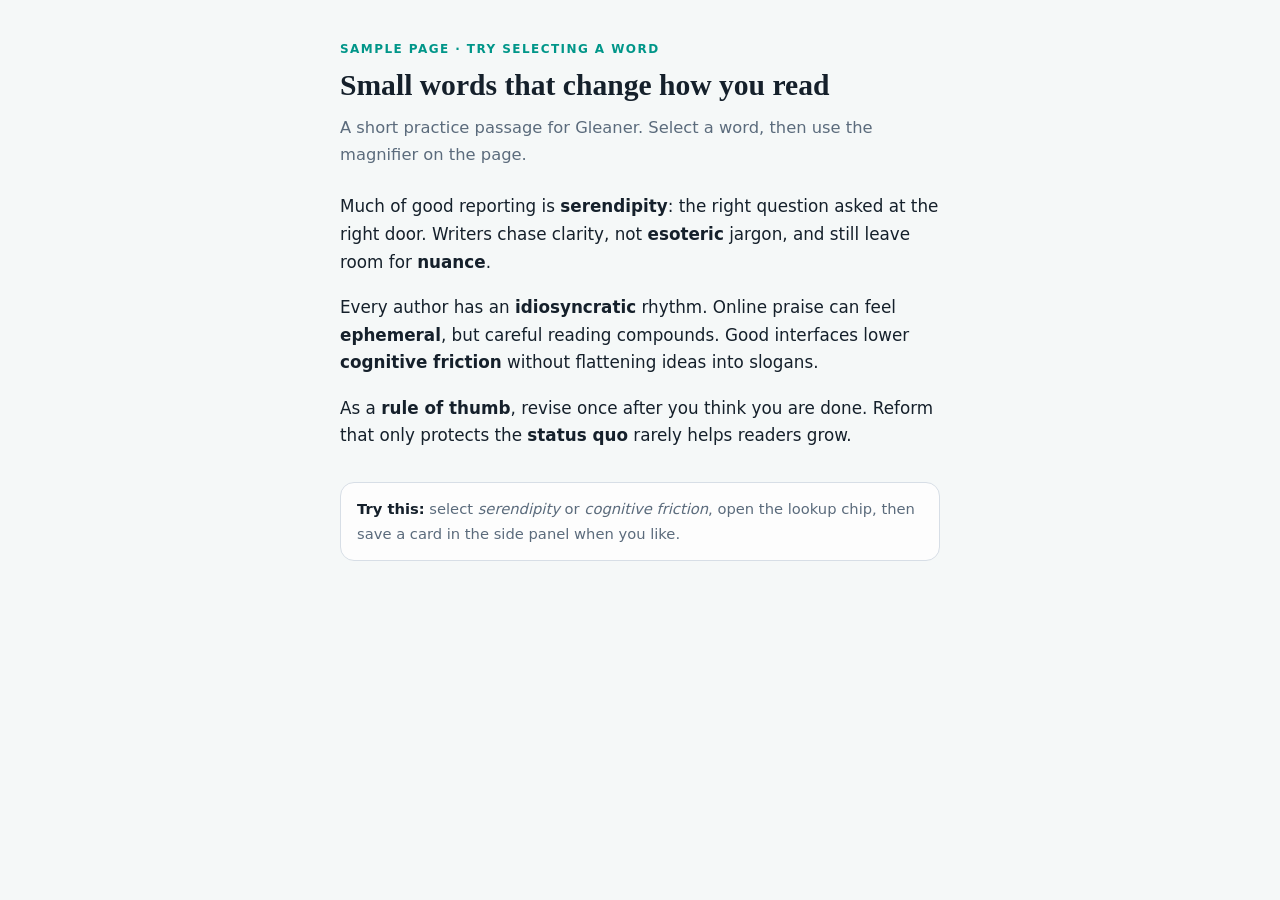
<file: onboarding-sample.html>
<!doctype html>
<html lang="en">
  <head>
    <meta charset="utf-8" />
    <meta name="viewport" content="width=device-width, initial-scale=1" />
    <title>Gleaner · Sample reading</title>
    <style>
      :root {
        color-scheme: light;
        --ink: #15202b;
        --mute: #5b6b7c;
        --paper: #f5f8f8;
        --teal: #009689;
        --line: #d7dee6;
      }
      * {
        box-sizing: border-box;
      }
      html,
      body {
        margin: 0;
        min-height: 100%;
        background: var(--paper);
      }
      body {
        font-family:
          "Segoe UI",
          "PingFang SC",
          "Microsoft YaHei",
          system-ui,
          sans-serif;
        color: var(--ink);
        line-height: 1.65;
      }
      body::before {
        content: "";
        position: fixed;
        inset: 0;
        z-index: -1;
        pointer-events: none;
        background: radial-gradient(
          ellipse 90% 55% at 50% -8%,
          rgba(0, 150, 137, 0.1),
          transparent 62%
        );
      }
      main {
        max-width: 40rem;
        margin: 0 auto;
        padding: 2.5rem 1.25rem 4rem;
      }
      .kicker {
        margin: 0 0 0.5rem;
        font-size: 0.75rem;
        font-weight: 700;
        letter-spacing: 0.12em;
        text-transform: uppercase;
        color: var(--teal);
      }
      h1 {
        margin: 0 0 0.75rem;
        font-family: Georgia, "Iowan Old Style", "Palatino Linotype", serif;
        font-size: 1.85rem;
        line-height: 1.2;
        font-weight: 650;
      }
      .lede {
        margin: 0 0 1.5rem;
        color: var(--mute);
        font-size: 1.02rem;
      }
      p {
        margin: 0 0 1.1rem;
        font-size: 1.05rem;
      }
      .hint {
        margin-top: 2rem;
        padding: 0.9rem 1rem;
        border-radius: 14px;
        background: rgba(255, 255, 255, 0.78);
        border: 1px solid var(--line);
        color: var(--mute);
        font-size: 0.92rem;
      }
      .hint strong {
        color: var(--ink);
        font-weight: 650;
      }
    </style>
  </head>
  <body>
    <main>
      <p class="kicker">Sample page · try selecting a word</p>
      <h1>Small words that change how you read</h1>
      <p class="lede">
        A short practice passage for Gleaner. Select a word, then use the
        magnifier on the page.
      </p>
      <p>
        Much of good reporting is
        <strong>serendipity</strong>: the right question asked at the right
        door. Writers chase clarity, not
        <strong>esoteric</strong> jargon, and still leave room for
        <strong>nuance</strong>.
      </p>
      <p>
        Every author has an
        <strong>idiosyncratic</strong> rhythm. Online praise can feel
        <strong>ephemeral</strong>, but careful reading compounds. Good
        interfaces lower <strong>cognitive friction</strong> without flattening
        ideas into slogans.
      </p>
      <p>
        As a <strong>rule of thumb</strong>, revise once after you think you are
        done. Reform that only protects the <strong>status quo</strong> rarely
        helps readers grow.
      </p>
      <p class="hint">
        <strong>Try this:</strong> select <em>serendipity</em> or
        <em>cognitive friction</em>, open the lookup chip, then save a card in
        the side panel when you like.
      </p>
    </main>
  </body>
</html>
</file>
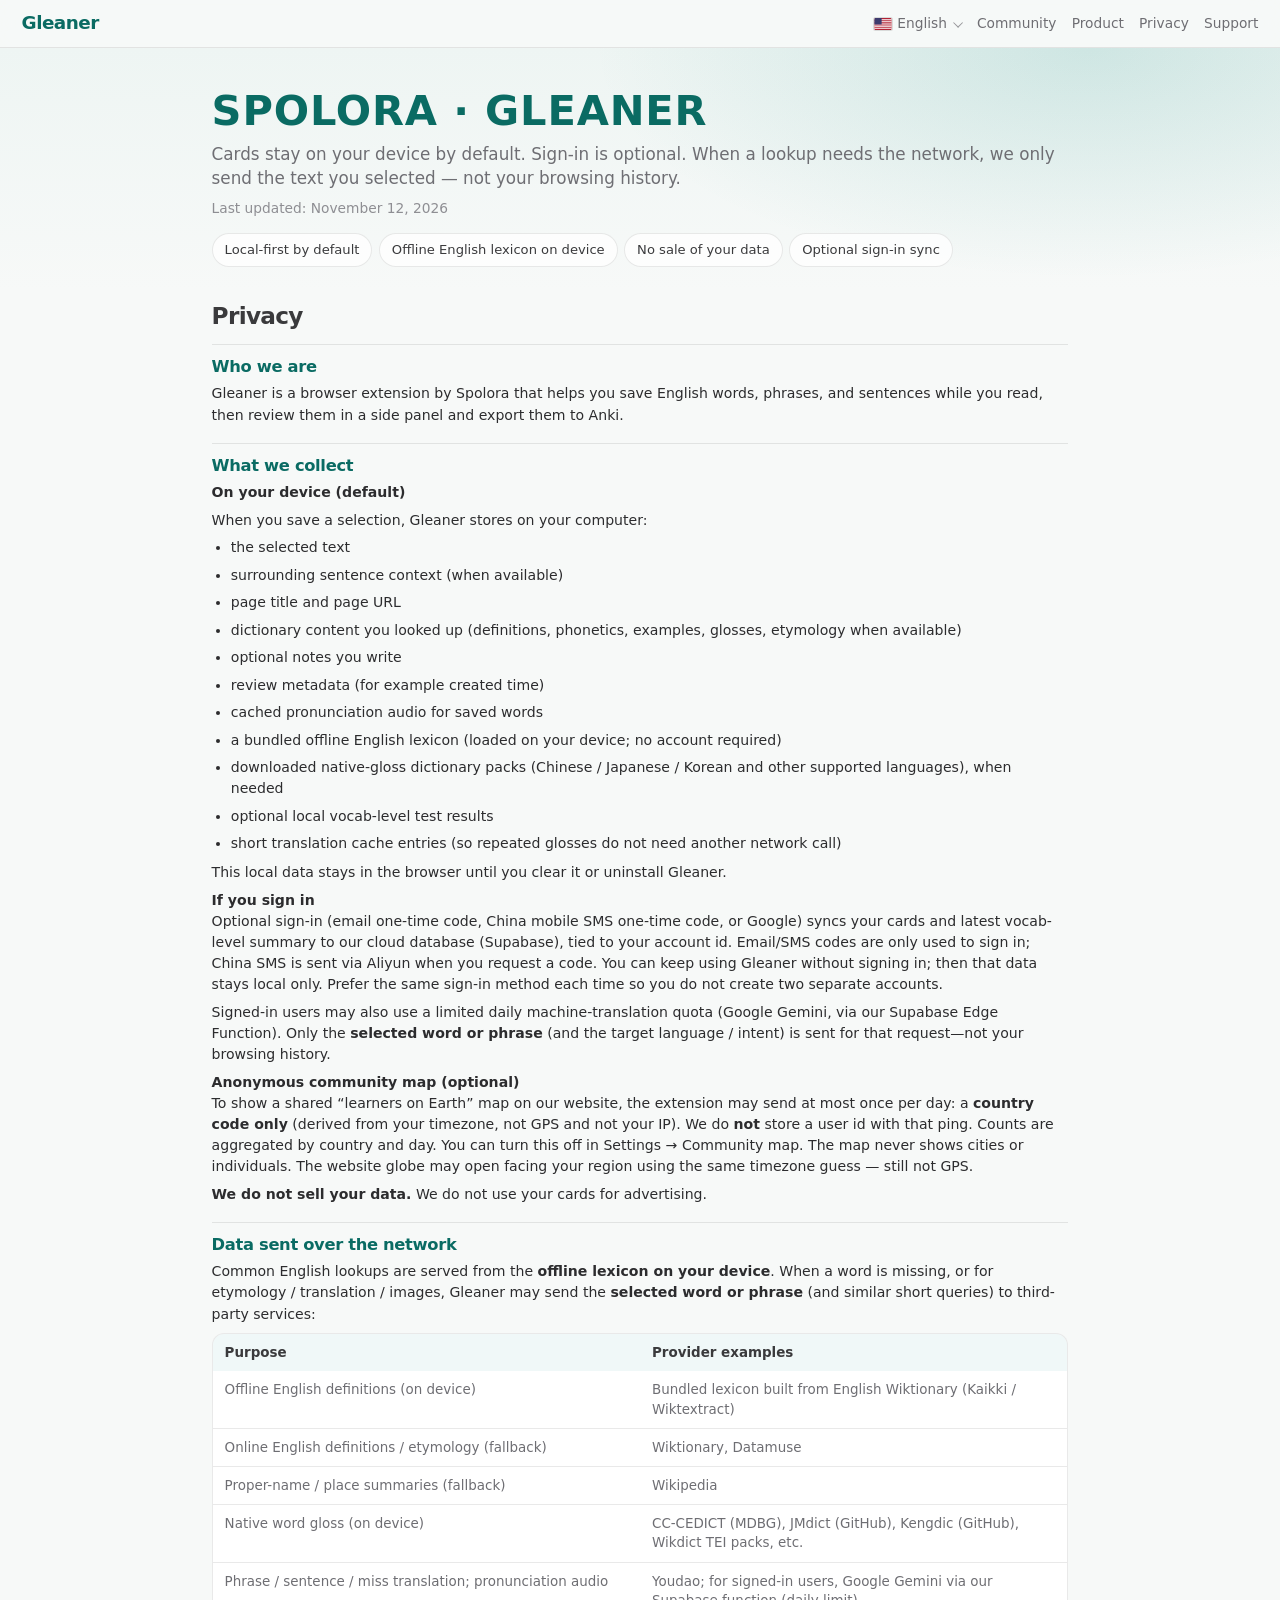
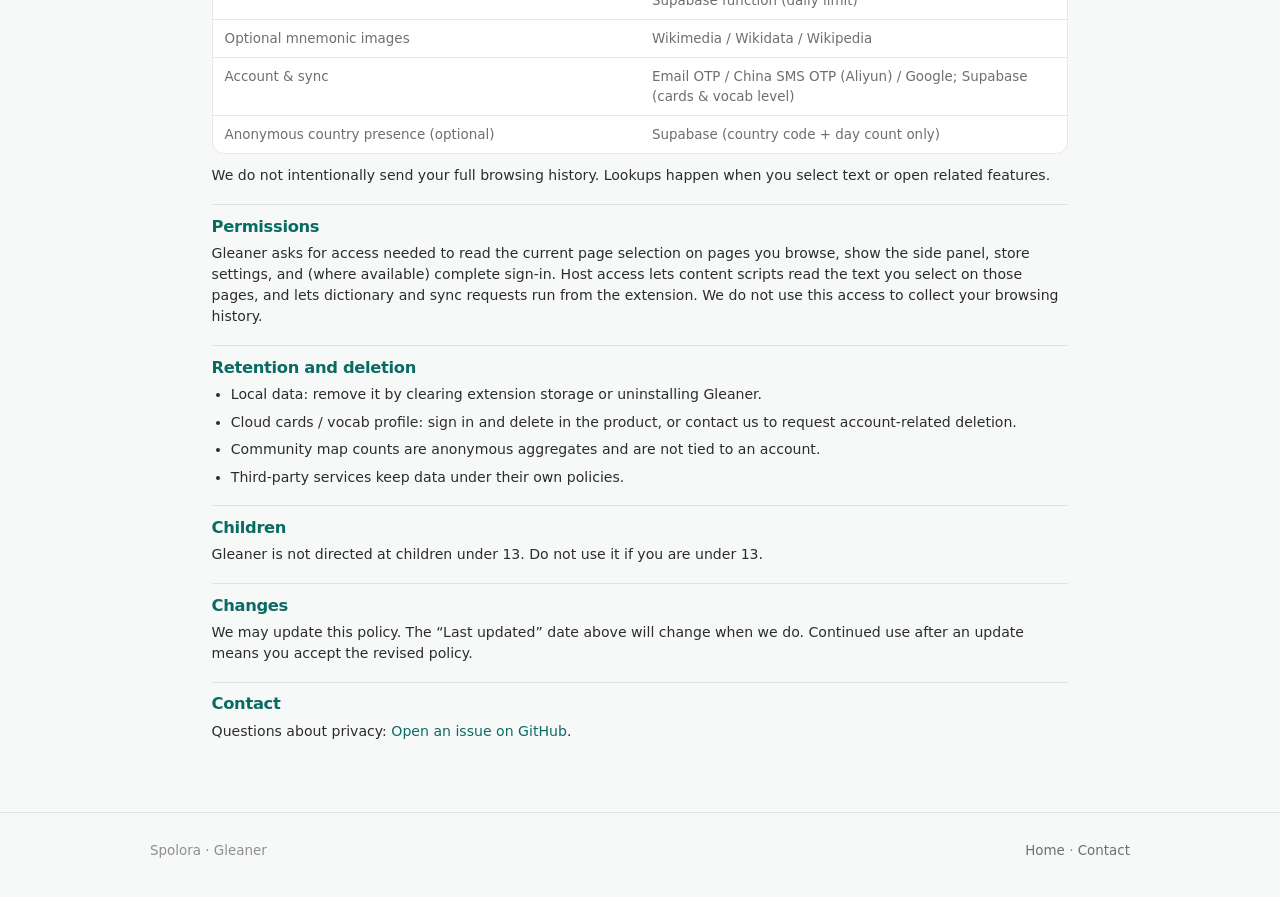
<file: privacy.html>
<!doctype html>
<html lang="en">
  <head>
    <meta charset="UTF-8" />
    <meta name="viewport" content="width=device-width, initial-scale=1" />
    <title>Gleaner Privacy Policy · 隐私政策</title>
    <meta
      name="description"
      content="Privacy Policy for the Gleaner browser extension by Spolora. Gleaner 浏览器扩展隐私政策"
    />
    <link rel="icon" href="icons/icon.svg" type="image/svg+xml" />
    <link rel="icon" href="icons/32.png" type="image/png" sizes="32x32" />
    <link rel="icon" href="icons/16.png" type="image/png" sizes="16x16" />
    <link rel="apple-touch-icon" href="icons/128.png" sizes="128x128" />
    <link rel="stylesheet" href="assets/site.css?v=31" />
    <script>
      (function () {
        try {
          var known = {
            en: 1,
            zh: 1,
            ja: 1,
            ko: 1,
            de: 1,
            fr: 1,
            es: 1,
            pt: 1,
            ar: 1,
            ru: 1,
          };
          var tags = {
            en: 'en',
            zh: 'zh-CN',
            ja: 'ja',
            ko: 'ko',
            de: 'de',
            fr: 'fr',
            es: 'es',
            pt: 'pt',
            ar: 'ar',
            ru: 'ru',
          };
          var prefixes = ['zh', 'ja', 'ko', 'de', 'fr', 'es', 'pt', 'ar', 'ru'];
          try {
            if (localStorage.getItem('gleaner.siteLang.detectV2') !== '1') {
              localStorage.setItem('gleaner.siteLang.detectV2', '1');
              localStorage.removeItem('gleaner.policyLang');
              var cur = localStorage.getItem('gleaner.siteLang');
              if (known[cur]) localStorage.setItem('gleaner.siteLang', 'auto');
            }
          } catch (eMig) {}
          var v = localStorage.getItem('gleaner.siteLang') || '';
          if (v !== 'auto' && !known[v]) {
            try {
              localStorage.removeItem('gleaner.policyLang');
            } catch (e2) {}
            v = 'auto';
          }
          function matchTag(tag) {
            var lower = String(tag || '').toLowerCase();
            var j;
            for (j = 0; j < prefixes.length; j++) {
              if (lower.indexOf(prefixes[j]) === 0) return prefixes[j];
            }
            return null;
          }
          function detect() {
            var hit = matchTag(navigator.language || '');
            if (hit) return hit;
            var langs = [];
            try {
              langs = Array.prototype.slice.call(navigator.languages || []);
            } catch (e3) {}
            var i;
            for (i = 0; i < langs.length; i++) {
              hit = matchTag(langs[i]);
              if (hit) return hit;
            }
            return 'en';
          }
          var lang = known[v] ? v : detect();
          document.documentElement.setAttribute('data-site-lang', lang);
          document.documentElement.setAttribute('data-policy-lang', lang);
          document.documentElement.lang = tags[lang] || 'en';
          document.documentElement.dir = lang === 'ar' ? 'rtl' : 'ltr';
        } catch (e) {}
      })();
    </script>
  </head>
  <body data-i18n-title="docTitlePrivacy">
    <nav class="nav" aria-label="Primary">
      <a class="nav-brand" href="./">Gleaner</a>
      <div class="nav-end">
        <div class="lang-controls" role="group" data-i18n-aria="langGroup">
          <div class="lang-switch" data-lang-switch role="group"></div>
        </div>
        <div class="nav-links">
          <a href="./#community" data-i18n="navCommunity">Community</a>
          <a href="./#product" data-i18n="navProduct">Product</a>
          <a href="./privacy.html" aria-current="page" data-i18n="navPrivacy">Privacy</a>
          <a href="https://github.com/Spolora/gleaner-site/issues" data-i18n="navSupport"
            >Support</a
          >
        </div>
      </div>
    </nav>

    <header class="policy-hero">
      <div class="policy-hero-inner">
        <p class="policy-kicker" data-i18n="policyKicker">Spolora · Gleaner</p>
        <p class="policy-lead" data-i18n="policyLead">
          Cards stay on your device by default. Sign-in is optional. When a lookup
          needs the network, we only send the text you selected — not your browsing
          history.
        </p>
        <p class="policy-meta" data-i18n="policyMeta">
          Last updated: November 12, 2026
        </p>
        <ul class="policy-summary">
          <li data-i18n="policySum1">Local-first by default</li>
          <li data-i18n="policySum2">Offline English lexicon on device</li>
          <li data-i18n="policySum3">No sale of your data</li>
          <li data-i18n="policySum4">Optional sign-in sync</li>
        </ul>
      </div>
    </header>

    <main class="policy">
      <section id="en" class="policy-panel" lang="en" data-policy-panel="en" role="tabpanel" hidden>
        <h2>Privacy</h2>

        <h3>Who we are</h3>
        <p>
          Gleaner is a browser extension by Spolora that helps you save English words, phrases, and
          sentences while you read, then review them in a side panel and export them to Anki.
        </p>

        <h3>What we collect</h3>
        <p><strong>On your device (default)</strong></p>
        <p>When you save a selection, Gleaner stores on your computer:</p>
        <ul>
          <li>the selected text</li>
          <li>surrounding sentence context (when available)</li>
          <li>page title and page URL</li>
          <li>
            dictionary content you looked up (definitions, phonetics, examples, glosses, etymology
            when available)
          </li>
          <li>optional notes you write</li>
          <li>review metadata (for example created time)</li>
          <li>cached pronunciation audio for saved words</li>
          <li>a bundled offline English lexicon (loaded on your device; no account required)</li>
          <li>
            downloaded native-gloss dictionary packs (Chinese / Japanese / Korean and other
            supported languages), when needed
          </li>
          <li>optional local vocab-level test results</li>
          <li>
            short translation cache entries (so repeated glosses do not need another network call)
          </li>
        </ul>
        <p>
          This local data stays in the browser until you clear it or uninstall Gleaner.
        </p>
        <p>
          <strong>If you sign in</strong><br />
          Optional sign-in (email one-time code, China mobile SMS one-time code, or Google) syncs
          your cards and latest vocab-level summary to our cloud database (Supabase), tied to your
          account id. Email/SMS codes are only used to sign in; China SMS is sent via Aliyun when
          you request a code. You can keep using Gleaner without signing in; then that data stays
          local only. Prefer the same sign-in method each time so you do not create two separate
          accounts.
        </p>
        <p>
          Signed-in users may also use a limited daily machine-translation quota (Google Gemini,
          via our Supabase Edge Function). Only the <strong>selected word or phrase</strong> (and
          the target language / intent) is sent for that request—not your browsing history.
        </p>
        <p>
          <strong>Anonymous community map (optional)</strong><br />
          To show a shared “learners on Earth” map on our website, the extension may send at most
          once per day: a <strong>country code only</strong> (derived from your timezone, not GPS
          and not your IP). We do <strong>not</strong> store a user id with that ping. Counts are
          aggregated by country and day. You can turn this off in Settings → Community map. The map
          never shows cities or individuals. The website globe may open facing your region using the
          same timezone guess — still not GPS.
        </p>
        <p>
          <strong>We do not sell your data.</strong> We do not use your cards for advertising.
        </p>

        <h3>Data sent over the network</h3>
        <p>
          Common English lookups are served from the <strong>offline lexicon on your device</strong>.
          When a word is missing, or for etymology / translation / images, Gleaner may send the
          <strong>selected word or phrase</strong> (and similar short queries) to third-party
          services:
        </p>
        <table>
          <thead>
            <tr>
              <th>Purpose</th>
              <th>Provider examples</th>
            </tr>
          </thead>
          <tbody>
            <tr>
              <td>Offline English definitions (on device)</td>
              <td>Bundled lexicon built from English Wiktionary (Kaikki / Wiktextract)</td>
            </tr>
            <tr>
              <td>Online English definitions / etymology (fallback)</td>
              <td>Wiktionary, Datamuse</td>
            </tr>
            <tr>
              <td>Proper-name / place summaries (fallback)</td>
              <td>Wikipedia</td>
            </tr>
            <tr>
              <td>Native word gloss (on device)</td>
              <td>CC-CEDICT (MDBG), JMdict (GitHub), Kengdic (GitHub), Wikdict TEI packs, etc.</td>
            </tr>
            <tr>
              <td>Phrase / sentence / miss translation; pronunciation audio</td>
              <td>
                Youdao; for signed-in users, Google Gemini via our Supabase function (daily limit)
              </td>
            </tr>
            <tr>
              <td>Optional mnemonic images</td>
              <td>Wikimedia / Wikidata / Wikipedia</td>
            </tr>
            <tr>
              <td>Account &amp; sync</td>
              <td>
                Email OTP / China SMS OTP (Aliyun) / Google; Supabase (cards &amp; vocab level)
              </td>
            </tr>
            <tr>
              <td>Anonymous country presence (optional)</td>
              <td>Supabase (country code + day count only)</td>
            </tr>
          </tbody>
        </table>
        <p>
          We do not intentionally send your full browsing history. Lookups happen when you select
          text or open related features.
        </p>

        <h3>Permissions</h3>
        <p>
          Gleaner asks for access needed to read the current page selection on pages you browse,
          show the side panel, store settings, and (where available) complete sign-in. Host access
          lets content scripts read the text you select on those pages, and lets dictionary and sync
          requests run from the extension. We do not use this access to collect your browsing
          history.
        </p>

        <h3>Retention and deletion</h3>
        <ul>
          <li>
            Local data: remove it by clearing extension storage or uninstalling Gleaner.
          </li>
          <li>
            Cloud cards / vocab profile: sign in and delete in the product, or contact us to request
            account-related deletion.
          </li>
          <li>
            Community map counts are anonymous aggregates and are not tied to an account.
          </li>
          <li>Third-party services keep data under their own policies.</li>
        </ul>

        <h3>Children</h3>
        <p>Gleaner is not directed at children under 13. Do not use it if you are under 13.</p>

        <h3>Changes</h3>
        <p>
          We may update this policy. The “Last updated” date above will change when we do. Continued
          use after an update means you accept the revised policy.
        </p>

        <h3>Contact</h3>
        <p>
          Questions about privacy:
          <a href="https://github.com/Spolora/gleaner-site/issues">Open an issue on GitHub</a>.
        </p>
      </section>

      <section id="zh" class="policy-panel" lang="zh-CN" data-policy-panel="zh" role="tabpanel" hidden>
        <h2>隐私</h2>

        <h3>我们是谁</h3>
        <p>
          Gleaner 是 Spolora 推出的浏览器扩展：你在阅读时划选英文单词、短语或句子并收藏，在侧边栏复习，并可导出到
          Anki
        </p>

        <h3>我们收集什么</h3>
        <p><strong>默认仅保存在本机</strong></p>
        <p>当你收藏内容时，Gleaner 会在你的电脑/浏览器中保存：</p>
        <ul>
          <li>划选的文本</li>
          <li>上下文句子（如能提取）</li>
          <li>页面标题与网址</li>
          <li>查阅到的词典信息（释义、音标、例句、母语释义、词源等）</li>
          <li>你填写的笔记</li>
          <li>复习相关时间信息</li>
          <li>已收藏单词的发音缓存</li>
          <li>随扩展附带的离线英语词库（在本机加载，无需登录）</li>
          <li>按需下载的母语词典包（中文 / 日文 / 韩文及其他已支持语言）</li>
          <li>可选的词汇水平测试结果（本机）</li>
          <li>简短的翻译缓存（避免重复请求）</li>
        </ul>
        <p>在你清空扩展数据或卸载之前，这些内容留在本机</p>
        <p>
          <strong>如果你选择登录</strong><br />
          可选登录（邮箱验证码、中国大陆手机号短信验证码，或 Google）会把卡片与最近一次词汇水平摘要同步到我们的云端数据库（Supabase），并与账号
          ID 关联；验证码仅用于登录；短信经阿里云发送；不登录也可以正常使用，这些内容只留在本机；请尽量固定同一种登录方式，以免产生两个账号
        </p>
        <p>
          登录用户还可使用有限的每日机翻额度（Google Gemini，经由我们的 Supabase Edge Function）；此类请求仅发送<strong>你划选的词或短语</strong>（以及目标语言 / 用途），不会上传浏览历史
        </p>
        <p>
          <strong>匿名社区地图（可选）</strong><br />
          为在官网展示「地球上的学习者」地图，扩展最多每天发送一次：仅<strong>国家代码</strong>（由时区粗略推断，不是
          GPS，也不使用你的 IP）；我们<strong>不会</strong>把用户 ID 与该心跳一起存储；按国家与日期聚合计数；可在设置中关闭「社区地图」；地图不会显示城市或个人；官网地球也可能按同一时区猜测转到你所在地区——同样不是
          GPS
        </p>
        <p><strong>我们不出售你的数据，也不把卡片用于广告</strong></p>

        <h3>会发到网络上的内容</h3>
        <p>
          常见英文释义优先使用<strong>本机离线词库</strong>；词库未收录，或需要词源 / 翻译 / 配图时，扩展可能把<strong>你划选的词或短语</strong>（及类似短查询）发送给第三方服务：
        </p>
        <table>
          <thead>
            <tr>
              <th>用途</th>
              <th>服务示例</th>
            </tr>
          </thead>
          <tbody>
            <tr>
              <td>离线英文释义（本机）</td>
              <td>随包装载的英语维基词典精简词库（Kaikki / Wiktextract）</td>
            </tr>
            <tr>
              <td>在线英文释义 / 词源（兜底）</td>
              <td>Wiktionary、Datamuse</td>
            </tr>
            <tr>
              <td>人名 / 地名摘要（兜底）</td>
              <td>维基百科</td>
            </tr>
            <tr>
              <td>单词母语释义（本机）</td>
              <td>CC-CEDICT（MDBG）、JMdict（GitHub）、Kengdic（GitHub）、Wikdict 等</td>
            </tr>
            <tr>
              <td>短语 / 句子 / 未收录词翻译；发音音频</td>
              <td>有道；登录用户可通过我们的后端使用 Google Gemini（有每日上限）</td>
            </tr>
            <tr>
              <td>可选助记图片</td>
              <td>Wikimedia / Wikidata / Wikipedia</td>
            </tr>
            <tr>
              <td>账号与同步</td>
              <td>邮箱验证码 / 中国大陆短信验证码（阿里云）/ Google；Supabase（卡片与词汇水平）</td>
            </tr>
            <tr>
              <td>匿名国家活跃（可选）</td>
              <td>Supabase（仅国家码 + 日计数）</td>
            </tr>
          </tbody>
        </table>
        <p>我们不会故意上传你的完整浏览历史；请求发生在你划词或使用相关功能时</p>

        <h3>权限说明</h3>
        <p>
          扩展需要在你浏览的网页上读取当前选中文本、打开侧边栏、保存设置，并在支持的浏览器中完成登录；主机访问权限用于在这些页面上运行划词脚本，以及发起词典查询与同步请求。我们不会用该权限收集你的浏览历史
        </p>

        <h3>保存与删除</h3>
        <ul>
          <li>本机数据：清空扩展存储，或卸载 Gleaner</li>
          <li>云端卡片 / 词汇水平：登录后在产品内删除，或联系我们处理账号相关删除</li>
          <li>社区地图计数为匿名聚合，不绑定账号</li>
          <li>第三方服务按其各自政策处理数据</li>
        </ul>

        <h3>儿童</h3>
        <p>本产品不面向 13 岁以下儿童；未满 13 岁请勿使用</p>

        <h3>变更</h3>
        <p>
          我们可能更新本政策，并以文首“更新日期”为准；更新后继续使用即视为接受修订内容
        </p>

        <h3>联系我们</h3>
        <p>
          隐私相关问题：请在
          <a href="https://github.com/Spolora/gleaner-site/issues">GitHub Issues</a>
          留言
        </p>
      </section>
    </main>

    <footer class="footer">
      <div class="footer-inner">
        <span>Spolora · Gleaner</span>
        <span>
          <a href="./" data-i18n="navHome">Home</a>
          ·
          <a href="https://github.com/Spolora/gleaner-site/issues" data-i18n="navContact"
            >Contact</a
          >
        </span>
      </div>
    </footer>

    <script src="./assets/policy-bodies.js?v=2"></script>
    <script src="./assets/i18n.js?v=15"></script>
  </body>
</html>
</file>
<file: assets/site.css>
@import url("https://fonts.googleapis.com/css2?family=Great+Vibes&family=Noto+Naskh+Arabic:wght@400;600;700&family=Noto+Sans+Arabic:wght@400;500;600;700&family=Noto+Sans+JP:wght@400;500;600;700&family=Noto+Sans+KR:wght@400;500;600;700&family=Playfair+Display:wght@600;700&display=swap");

:root {
  color-scheme: light;
  --ink: #2c2c2e;
  --ink-soft: #3a3a3c;
  --soft: #6e6e73;
  --mute: #8e8e93;
  --line: rgba(44, 44, 46, 0.1);
  --bg: #f7f9f8;
  --panel: #ffffff;
  --teal: #0d8a80;
  --teal-deep: #0a6b63;
  --teal-soft: rgba(13, 138, 128, 0.12);
  --sand: #f3eee6;
  --amber: #c27a2d;
  --shadow: 0 16px 40px rgba(44, 44, 46, 0.07);
  --serif: "SF Pro Display", "Segoe UI Variable Display", "PingFang SC",
    "Helvetica Neue", system-ui, sans-serif;
  --sans: "SF Pro Text", "Segoe UI Variable Text", "PingFang SC", "Microsoft YaHei",
    "Helvetica Neue", system-ui, sans-serif;
  --script: "Great Vibes", "Segoe Script", cursive;
  --display: "Playfair Display", Georgia, "Times New Roman", serif;
}

/* Hangul doesn't use the Latin display stack — Noto Sans KR reads cleaner than Malgun Gothic. */
html[data-site-lang='ko'] {
  --serif: "Noto Sans KR", "Apple SD Gothic Neo", "Malgun Gothic", sans-serif;
  --sans: "Noto Sans KR", "Apple SD Gothic Neo", "Malgun Gothic", sans-serif;
  --display: "Noto Sans KR", "Apple SD Gothic Neo", "Malgun Gothic", sans-serif;
}

html[data-site-lang='ko'] body {
  font-weight: 400;
  letter-spacing: -0.01em;
  word-break: keep-all;
  line-height: 1.55;
}

/* Prefer Japanese glyph variants over Chinese fallbacks for shared kanji. */
html[data-site-lang='ja'] {
  --serif: "Noto Sans JP", "Hiragino Sans", "Hiragino Kaku Gothic ProN",
    "Yu Gothic", "Yu Gothic UI", Meiryo, sans-serif;
  --sans: "Noto Sans JP", "Hiragino Sans", "Hiragino Kaku Gothic ProN",
    "Yu Gothic", "Yu Gothic UI", Meiryo, sans-serif;
  --display: "Noto Sans JP", "Hiragino Sans", "Hiragino Kaku Gothic ProN",
    "Yu Gothic", Meiryo, sans-serif;
}

html[data-site-lang='ja'] body {
  font-weight: 400;
  letter-spacing: 0.01em;
  line-height: 1.6;
}

html[data-site-lang='ar'] {
  --serif: "Noto Naskh Arabic", "Noto Sans Arabic", Tahoma, "Segoe UI", sans-serif;
  --sans: "Noto Sans Arabic", "Segoe UI", Tahoma, sans-serif;
  --display: "Noto Naskh Arabic", "Noto Sans Arabic", Tahoma, sans-serif;
}

html[dir='rtl'] .hero-title {
  white-space: normal;
}

bdi {
  unicode-bidi: isolate;
}

* {
  box-sizing: border-box;
}

html {
  scroll-behavior: smooth;
}

body {
  margin: 0;
  font-family: var(--sans);
  color: var(--ink);
  background: var(--bg);
  line-height: 1.45;
  -webkit-font-smoothing: antialiased;
}

/* Chinese UI reads denser; nudge base size down slightly. */
html[data-site-lang='zh'] body {
  font-size: 0.94rem;
}


a {
  color: var(--teal-deep);
  text-decoration: none;
}

a:hover {
  text-decoration: underline;
}

.nav {
  position: sticky;
  top: 0;
  z-index: 20;
  display: flex;
  align-items: center;
  justify-content: space-between;
  gap: 1rem;
  padding: 0.65rem 1.35rem;
  backdrop-filter: saturate(180%) blur(16px);
  background: rgba(247, 249, 248, 0.78);
  border-bottom: 1px solid var(--line);
}

.nav-brand {
  font-family: var(--serif);
  font-size: 1.15rem;
  font-weight: 600;
  letter-spacing: -0.03em;
  color: var(--teal-deep);
  text-decoration: none;
}

.nav-end {
  display: flex;
  flex-wrap: wrap;
  align-items: center;
  justify-content: flex-end;
  gap: 0.75rem 1rem;
}

.nav-links {
  display: flex;
  flex-wrap: wrap;
  gap: 0.95rem;
  font-size: 0.86rem;
  color: var(--soft);
}

.lang-controls {
  display: inline-flex;
  align-items: center;
  position: relative;
  z-index: 30;
}

.lang-switch {
  position: relative;
  display: inline-flex;
  align-items: center;
}

.lang-trigger {
  appearance: none;
  display: inline-flex;
  align-items: center;
  gap: 0.4rem;
  margin: 0;
  padding: 0;
  border: 0;
  border-radius: 0;
  background: transparent;
  color: var(--soft);
  font: inherit;
  font-size: 0.86rem;
  font-weight: 500;
  line-height: 1.2;
  cursor: pointer;
  transition: color 0.15s ease;
}

.lang-trigger:hover,
.lang-switch.is-open .lang-trigger {
  color: var(--teal-deep);
  background: transparent;
}

.lang-current {
  display: inline-flex;
  align-items: center;
  gap: 0.35rem;
}

.lang-caret {
  width: 0.42rem;
  height: 0.42rem;
  margin-inline-start: 0.05rem;
  border-inline-end: 1.5px solid currentColor;
  border-bottom: 1.5px solid currentColor;
  transform: rotate(45deg) translateY(-1px);
  opacity: 0.7;
  transition: transform 0.15s ease;
}

.lang-switch.is-open .lang-caret {
  transform: rotate(225deg) translateY(-1px);
}

.lang-menu {
  position: absolute;
  top: calc(100% + 0.4rem);
  inset-inline-end: 0;
  min-width: 10.5rem;
  max-height: min(70vh, 22rem);
  overflow: auto;
  padding: 0.35rem;
  border: 1px solid var(--line);
  border-radius: 12px;
  background: rgba(255, 255, 255, 0.97);
  box-shadow: 0 12px 32px rgba(20, 40, 36, 0.12);
  display: none;
}

.lang-switch.is-open .lang-menu {
  display: grid;
  gap: 0.1rem;
}

.lang-option {
  appearance: none;
  display: flex;
  align-items: center;
  gap: 0.45rem;
  width: 100%;
  margin: 0;
  padding: 0.45rem 0.55rem;
  border: 0;
  border-radius: 8px;
  background: transparent;
  color: var(--ink-soft);
  font: inherit;
  font-size: 0.8rem;
  font-weight: 540;
  text-align: start;
  cursor: pointer;
}

.lang-option:hover {
  background: rgba(13, 138, 128, 0.08);
  color: var(--teal-deep);
}

.lang-option.is-active {
  background: rgba(13, 138, 128, 0.12);
  color: var(--teal-deep);
}

.lang-flag {
  display: inline-flex;
  width: 18px;
  height: 12px;
  flex-shrink: 0;
  overflow: hidden;
  border-radius: 1.5px;
  box-shadow: 0 0 0 1px rgba(0, 0, 0, 0.12);
}

.lang-flag svg {
  display: block;
  width: 18px;
  height: 12px;
}

.lang-name {
  white-space: nowrap;
}

@media (max-width: 720px) {
  .nav {
    align-items: flex-start;
  }

  .nav-end {
    width: 100%;
    justify-content: flex-start;
  }
}

.nav-links a {
  color: inherit;
  text-decoration: none;
}

.nav-links a:hover {
  color: var(--teal-deep);
}

.hero {
  position: relative;
  min-height: 0;
  display: flex;
  flex-direction: column;
  justify-content: flex-end;
  padding: clamp(1.25rem, 3.5vw, 2.25rem) 1.35rem clamp(1.35rem, 3vw, 1.85rem);
  overflow: hidden;
  background:
    radial-gradient(1000px 560px at 78% 8%, rgba(13, 138, 128, 0.18), transparent 55%),
    radial-gradient(720px 420px at 8% 85%, rgba(194, 122, 45, 0.08), transparent 50%),
    linear-gradient(180deg, #eef5f3 0%, #f7f9f8 52%, #ffffff 100%);
}

.hero::after {
  content: "";
  position: absolute;
  inset: 0;
  background-image: linear-gradient(
    to bottom,
    transparent 0%,
    transparent 68%,
    rgba(247, 249, 248, 0.5) 100%
  );
  pointer-events: none;
}

.hero-inner {
  position: relative;
  z-index: 1;
  max-width: 980px;
  margin: 0 auto;
  width: 100%;
  animation: rise 0.9s cubic-bezier(0.22, 1, 0.36, 1) both;
}

.hero-brand {
  margin: 0;
  font-family: var(--serif);
  font-size: clamp(2.6rem, 7vw, 4.6rem);
  font-weight: 600;
  letter-spacing: -0.05em;
  line-height: 0.95;
  color: var(--teal-deep);
}

.hero-title {
  margin: 0.65rem 0 0;
  max-width: none;
  font-family: var(--serif);
  font-size: clamp(1.15rem, 2.4vw, 1.55rem);
  font-weight: 560;
  letter-spacing: -0.03em;
  line-height: 1.25;
  color: var(--ink-soft);
  white-space: nowrap;
}

@media (max-width: 720px) {
  .hero-title {
    white-space: normal;
    font-size: clamp(1.1rem, 4.6vw, 1.35rem);
  }
}

.hero-lead {
  margin: 0.75rem 0 0;
  max-width: 34rem;
  color: var(--soft);
  font-size: 1.02rem;
}

.hero-cta {
  display: flex;
  flex-wrap: wrap;
  gap: 0.65rem;
  margin-top: 1.25rem;
}

.btn {
  display: inline-flex;
  align-items: center;
  justify-content: center;
  border-radius: 980px;
  padding: 0.68rem 1.2rem;
  font-size: 0.9rem;
  font-weight: 560;
  border: 1.5px solid transparent;
  cursor: pointer;
  transition: transform 0.2s ease, background 0.2s ease, color 0.2s ease,
    border-color 0.2s ease, box-shadow 0.2s ease;
  text-decoration: none;
}

.btn:hover {
  text-decoration: none;
  transform: translateY(-1px);
}

.btn-primary {
  background: var(--teal);
  color: #fff;
  border-color: var(--teal);
}

.btn-primary:hover {
  background: var(--teal-deep);
  border-color: var(--teal-deep);
  color: #fff;
  box-shadow: 0 8px 20px rgba(13, 138, 128, 0.22);
}

.btn-ghost {
  background: transparent;
  color: var(--teal-deep);
  border-color: rgba(10, 107, 99, 0.55);
}

.btn-ghost:hover {
  background: var(--teal-soft);
  border-color: var(--teal-deep);
  color: var(--teal-deep);
}

.section {
  padding: clamp(2.4rem, 5.5vw, 4rem) 1.35rem;
}

.section-inner {
  max-width: 980px;
  margin: 0 auto;
}

.section h2 {
  margin: 0;
  font-family: var(--serif);
  /* Match hero title size (product page hierarchy). */
  font-size: clamp(1.15rem, 2.4vw, 1.55rem);
  font-weight: 560;
  letter-spacing: -0.03em;
  line-height: 1.25;
  color: var(--ink-soft);
}

@media (max-width: 640px) {
  .section h2 {
    font-size: clamp(1.1rem, 4.6vw, 1.35rem);
  }
}

.section .lead {
  margin: 0.55rem 0 0;
  max-width: 38rem;
  color: var(--soft);
  font-size: 0.98rem;
}

.features {
  display: grid;
  gap: 0.85rem;
  margin-top: 1.6rem;
}

@media (min-width: 800px) {
  .features {
    grid-template-columns: repeat(3, 1fr);
  }
}

.feature {
  padding: 1rem 0 0;
  border-top: 1px solid var(--line);
  animation: rise 0.8s cubic-bezier(0.22, 1, 0.36, 1) both;
}

.feature:nth-child(2) {
  animation-delay: 0.08s;
}

.feature:nth-child(3) {
  animation-delay: 0.16s;
}

.feature h3 {
  margin: 0;
  font-size: 1.05rem;
  letter-spacing: -0.02em;
  color: var(--teal-deep);
}

.feature p {
  margin: 0.35rem 0 0;
  color: var(--soft);
  font-size: 0.92rem;
}

.community {
  background: linear-gradient(180deg, #eef4f3 0%, #f5f5f7 100%);
}

.map-shell {
  margin-top: 1.35rem;
  padding: 1rem 0.9rem 0.85rem;
  border-radius: 24px;
  background: var(--panel);
  box-shadow: var(--shadow);
  animation: fade 1.1s ease both;
}

.map-meta {
  display: flex;
  flex-wrap: wrap;
  align-items: baseline;
  justify-content: space-between;
  gap: 0.55rem 1.25rem;
  margin-bottom: 0.55rem;
  padding: 0 0.25rem;
}

.map-stat {
  font-family: var(--serif);
  font-size: clamp(0.86rem, 1.5vw, 1rem);
  font-weight: 560;
  letter-spacing: -0.02em;
  color: var(--ink-soft);
}

.map-stat span {
  color: var(--mute);
  font-size: 0.72rem;
  font-weight: 500;
  letter-spacing: 0;
}

.map-note {
  margin: 0;
  max-width: 34rem;
  color: var(--mute);
  font-size: 0.8rem;
  line-height: 1.4;
}

.map-toolbar {
  display: flex;
  flex-wrap: wrap;
  align-items: center;
  justify-content: space-between;
  gap: 0.65rem 1rem;
  margin: 0.2rem 0 0.7rem;
  padding: 0 0.15rem;
}

.map-modes {
  display: inline-flex;
  padding: 2px;
  border-radius: 980px;
  background: var(--teal-soft);
}

.map-mode {
  border: 0;
  border-radius: 980px;
  padding: 0.26rem 0.62rem;
  font: inherit;
  font-size: 0.7rem;
  font-weight: 560;
  color: var(--soft);
  background: transparent;
  cursor: pointer;
  transition: background 0.2s ease, color 0.2s ease;
}

.map-mode:hover {
  color: var(--teal-deep);
}

.map-mode.is-active {
  background: #fff;
  color: var(--teal-deep);
  box-shadow: 0 1px 3px rgba(13, 138, 128, 0.12);
}

.map-legend {
  display: inline-flex;
  align-items: center;
  gap: 0.4rem;
  color: var(--mute);
  font-size: 0.74rem;
}

.map-legend-bar {
  width: 88px;
  height: 8px;
  border-radius: 980px;
  background: linear-gradient(
    90deg,
    #bae6fd 0%,
    #38bdf8 20%,
    #facc15 45%,
    #f97316 70%,
    #dc2626 88%,
    #450a0a 100%
  );
}

.world-globe {
  position: relative;
  width: 100%;
  min-height: 400px;
  border-radius: 18px;
  overflow: hidden;
  background:
    radial-gradient(circle at 50% 45%, #1a2330 0%, #0f141c 60%, #0b0e13 100%);
  cursor: grab;
}

.world-globe[data-mode='borders'] {
  background:
    radial-gradient(circle at 50% 42%, #d9e6f2 0%, #eef3f7 55%, #f5f5f7 100%);
}

.globe-loading {
  position: absolute;
  inset: 0;
  display: grid;
  place-items: center;
  margin: 0;
  color: rgba(255, 255, 255, 0.72);
  font-size: 0.95rem;
  z-index: 1;
  pointer-events: none;
}

.world-globe:active {
  cursor: grabbing;
}

.world-globe canvas {
  display: block;
  width: 100% !important;
}

/* globe.gl hover labels — default white text vanishes on light land (borders mode) */
.scene-tooltip {
  color: #0f172a !important;
  background: transparent !important;
  border: 0 !important;
  box-shadow: none !important;
}

.globe-point-label {
  padding: 7px 11px;
  border-radius: 10px;
  background: rgba(255, 255, 255, 0.96);
  color: #0f172a;
  font: 600 12px/1.35 system-ui, -apple-system, 'Segoe UI', sans-serif;
  box-shadow:
    0 0 0 1px rgba(15, 23, 42, 0.1),
    0 8px 20px rgba(15, 23, 42, 0.18);
  white-space: nowrap;
  text-align: left;
}

.globe-point-label strong {
  display: block;
  font-weight: 700;
  letter-spacing: 0.02em;
  color: #0f172a;
}

.globe-point-label span {
  display: block;
  margin-top: 3px;
  font-weight: 500;
  font-size: 11px;
  color: #334155;
  opacity: 1;
}

.map-hint {
  margin: 0.5rem 0 0;
  text-align: center;
  color: var(--mute);
  font-size: 0.76rem;
  letter-spacing: 0.02em;
}

.footer {
  padding: 1.75rem 1.35rem 2.25rem;
  border-top: 1px solid var(--line);
  color: var(--mute);
  font-size: 0.84rem;
}

.footer-inner {
  max-width: 980px;
  margin: 0 auto;
  display: flex;
  flex-wrap: wrap;
  justify-content: space-between;
  gap: 0.65rem 1.25rem;
}

.footer a {
  color: var(--soft);
}

@keyframes rise {
  from {
    opacity: 0;
    transform: translateY(14px);
  }
  to {
    opacity: 1;
    transform: translateY(0);
  }
}

@keyframes fade {
  from {
    opacity: 0;
  }
  to {
    opacity: 1;
  }
}

@media (prefers-reduced-motion: reduce) {
  *,
  *::before,
  *::after {
    animation: none !important;
    transition: none !important;
  }
}

/* —— Privacy policy page —— */
.policy-hero {
  padding: clamp(1.5rem, 4vw, 2.4rem) 0 1.5rem;
  background:
    radial-gradient(900px 420px at 85% 0%, rgba(13, 138, 128, 0.14), transparent 55%),
    linear-gradient(180deg, #eef5f3 0%, var(--bg) 100%);
}

.policy-hero-inner,
.policy {
  box-sizing: border-box;
  width: 100%;
  max-width: 900px;
  margin: 0 auto;
  padding-inline: 1.35rem;
  text-align: start;
}

.policy-hero-inner {
  animation: rise 0.75s cubic-bezier(0.22, 1, 0.36, 1) both;
}

.policy-kicker {
  margin: 0;
  font-size: clamp(1.9rem, 4.2vw, 2.6rem);
  letter-spacing: 0.02em;
  text-transform: uppercase;
  color: var(--teal-deep);
  font-weight: 650;
  line-height: 1.15;
}

.policy-lead {
  margin: 0.45rem 0 0;
  max-width: none;
  color: var(--soft);
  font-size: 1.05rem;
  line-height: 1.45;
}

.policy-meta {
  margin: 0.55rem 0 0;
  color: var(--mute);
  font-size: 0.86rem;
}

.policy-summary {
  display: flex;
  flex-wrap: wrap;
  gap: 0.4rem;
  margin: 0.85rem 0 0;
  padding: 0;
  list-style: none;
}

.policy-summary li {
  margin: 0;
  padding: 0.4rem 0.75rem;
  border-radius: 980px;
  background: rgba(255, 255, 255, 0.75);
  border: 1px solid var(--line);
  color: var(--ink-soft);
  font-size: 0.82rem;
}

.policy-body-note {
  margin: 0.85rem 0 0;
  font-size: 0.8rem;
  color: var(--soft);
}

.policy {
  padding-top: 0.5rem;
  padding-bottom: 4rem;
}

.policy-panel {
  animation: fade 0.35s ease both;
}

.policy-panel[hidden] {
  display: none !important;
}

.policy h2 {
  margin: 0 0 0.35rem;
  font-family: var(--serif);
  font-size: 1.45rem;
  font-weight: 600;
  letter-spacing: -0.03em;
  color: var(--ink-soft);
}

.policy h3 {
  margin: 1.1rem 0 0.3rem;
  padding-top: 0.6rem;
  border-top: 1px solid var(--line);
  font-size: 1.02rem;
  letter-spacing: -0.02em;
  color: var(--teal-deep);
}

.policy h3:first-of-type {
  margin-top: 0.75rem;
}

.policy p,
.policy li {
  margin: 0 0 0.4rem;
  color: var(--ink);
  font-size: 0.88rem;
  line-height: 1.5;
}

.policy ul {
  margin: 0 0 0.5rem;
  padding-inline-start: 1.2rem;
}

.policy table {
  width: 100%;
  border-collapse: separate;
  border-spacing: 0;
  margin: 0.55rem 0 0.7rem;
  font-size: 0.84rem;
  border: 1px solid var(--line);
  border-radius: 12px;
  overflow: hidden;
  background: var(--panel);
}

.policy th,
.policy td {
  padding: 0.55rem 0.75rem;
  text-align: start;
  vertical-align: top;
  border-bottom: 1px solid var(--line);
  line-height: 1.45;
}

.policy tr:last-child th,
.policy tr:last-child td {
  border-bottom: 0;
}

.policy th {
  width: 34%;
  background: rgba(13, 138, 128, 0.06);
  color: var(--ink-soft);
  font-weight: 560;
}

.policy td {
  color: var(--soft);
}

@media (max-width: 560px) {
  .policy th,
  .policy td {
    display: block;
    width: 100%;
  }

  .policy th {
    border-bottom: 0;
    padding-bottom: 0.2rem;
  }

  .policy td {
    padding-top: 0.25rem;
  }
}
</file>
